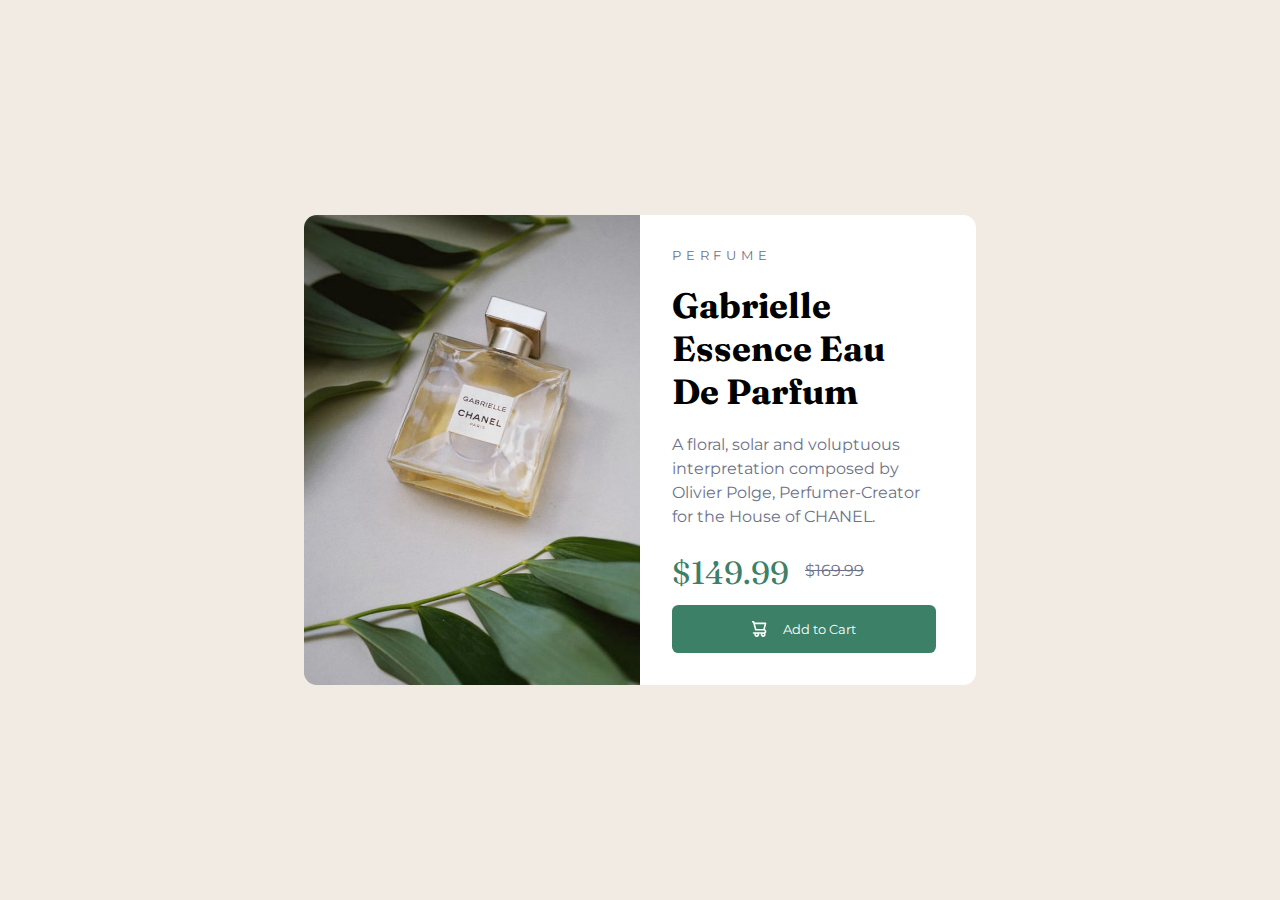
<file: index.html>
<!DOCTYPE html>
<html lang="en">
<head>
    <meta charset="UTF-8">
    <meta http-equiv="X-UA-Compatible" content="IE=edge">
    <meta name="viewport" content="width=device-width, initial-scale=1.0">
    <title>Product preview Card</title>
    <link rel="stylesheet" href="/style.css">
    <link rel="preconnect" href="https://fonts.googleapis.com">
<link rel="preconnect" href="https://fonts.gstatic.com" crossorigin>
<link href="https://fonts.googleapis.com/css2?family=Montserrat:wght@500;700&display=swap" rel="stylesheet">
<link rel="preconnect" href="https://fonts.googleapis.com">
<link rel="preconnect" href="https://fonts.gstatic.com" crossorigin>
<link href="https://fonts.googleapis.com/css2?family=Fraunces:opsz,wght@9..144,700&display=swap" rel="stylesheet">
</head>
<body>
        <div class="all-product">
            <div class="prod-img">
            </div>
            <div class="prod-text">
                <p class="perfume">PERFUME</p>
                <h2 class="gab">Gabrielle <br> Essence Eau <br> De Parfum</h2>
                <p class="description">A floral, solar and voluptuous interpretation composed by <br> Olivier Polge, Perfumer-Creator <br> for the House of CHANEL.</p>
                <div class="price-tag">
                    <p class="price-1">$149.99</p>
                    <p class="price-2">$169.99</p>
                </div>
                <div class="full-btn"></div>
                    <button class="btn"><img src="./images/icon-cart.svg" alt="" ></img> Add to Cart</button>
                
            </div>
            
        </div>

    
</body>
</html>
</file>
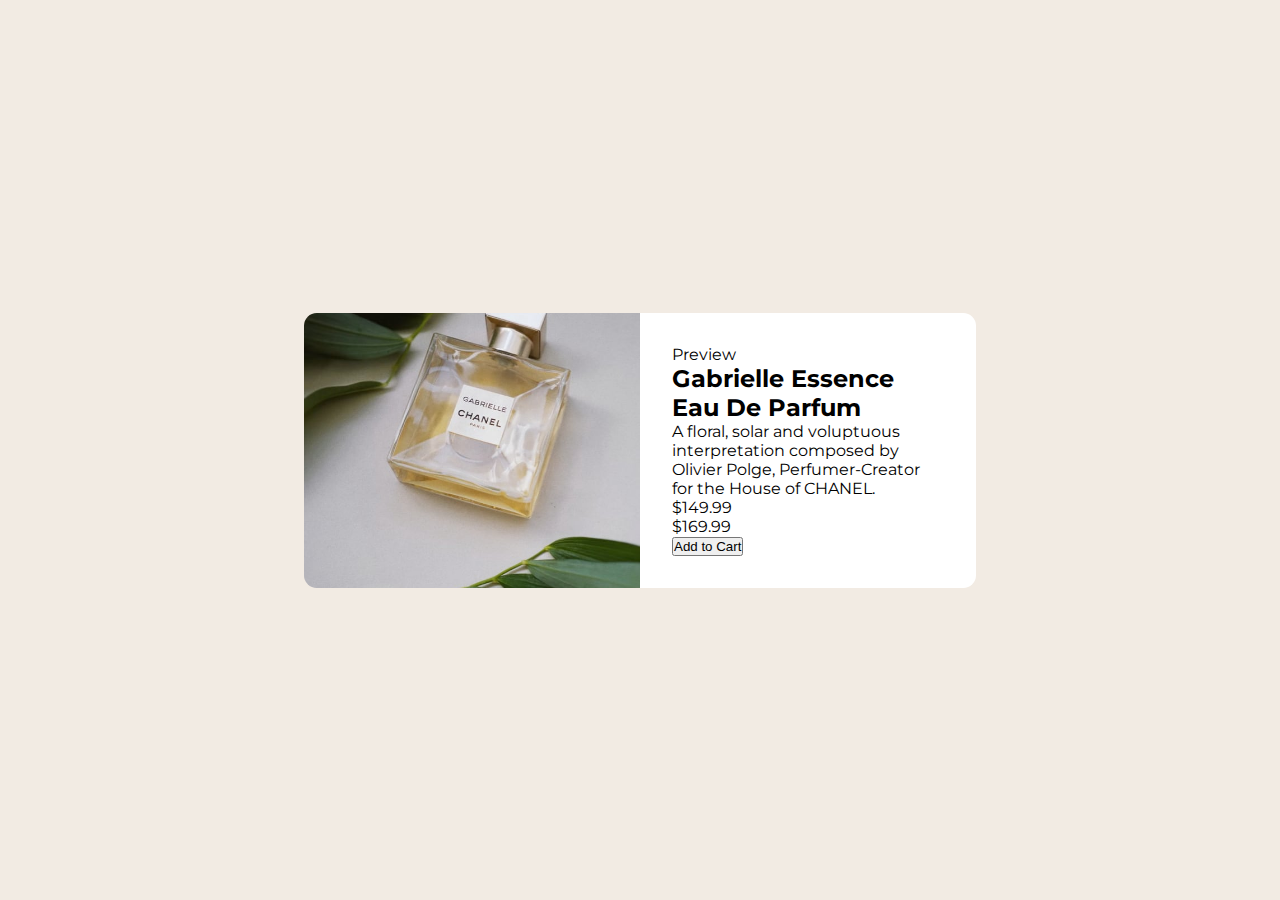
<file: VS code/index.html>
<!DOCTYPE html>
<html lang="en">
<head>
    <meta charset="UTF-8">
    <meta http-equiv="X-UA-Compatible" content="IE=edge">
    <meta name="viewport" content="width=device-width, initial-scale=1.0">
    <title>Product preview Card</title>
    <link rel="stylesheet" href="/style.css">
    <link rel="preconnect" href="https://fonts.googleapis.com">
<link rel="preconnect" href="https://fonts.gstatic.com" crossorigin>
<link href="https://fonts.googleapis.com/css2?family=Montserrat:wght@500;700&display=swap" rel="stylesheet">
</head>
<body>
    <div class="all-product">
        <div class="prod-img"></div>
        <div class="prod-text">
            <p>Preview</p>
            <h2>Gabrielle Essence Eau De Parfum</h2>
            <p>A floral, solar and voluptuous interpretation composed by Olivier Polge, Perfumer-Creator for the House of CHANEL.</p>
            <div class="">
                <p>$149.99 </p>
                <p>$169.99</p>
            </div>
            <button>Add to Cart</button>
        </div>

    </div>
    
</body>
</html>
</file>
<file: style.css>
* {
    margin: 0;
    padding: 0;
    box-sizing: 0;
}

body {
    background: hsl(30, 38%, 92%);
    width: 100%;
    height: 100vh;
    display: flex;
    justify-content: center;
    align-items: center;
    font-family: Montserrat, sans-serif;
}

.all-product {
    display: flex;
}

.prod-img {
    background-image: url(./images/image-product-desktop.jpg);
    width: 21rem;
    background-size: cover;
    background-position: center;
    border-top-left-radius: 0.8rem;
    border-bottom-left-radius: 0.8rem ;
}

.prod-text {
    width: 17rem;
    background: white;
    padding: 2rem;
    border-bottom-right-radius: 0.8rem;
    border-top-right-radius: 0.8rem;
}

.perfume {
    letter-spacing: 0.3rem;
    color: hsl(228, 12%, 48%);  
    font-size: small;
}

.gab{
    padding: 1.3rem 0;
    font-size: 2.2rem;
    font-family: Fraunces, sans-serif;
}

.description {
    line-height: 1.5rem;
    color: hsl(228, 12%, 48%); 
    padding-bottom: 1.5rem;
}

.price-tag {
    display: flex;
    gap: 1rem;
}

.price-1 {
    font-size: 2rem;
    color: hsl(158, 36%, 37%);
    font-family: Fraunces, sans-serif;
}
.price-2 {
    text-decoration-line: line-through;
    padding: 0.5rem 0;
    color: hsl(228, 12%, 48%); 
}

.btn {
    display: flex;
    gap: 1rem;
    padding: 1rem 5rem;
    border-radius: 0.4rem;
    border: 1rem;
    margin-top: 0.8rem;
    background-color: hsl(158, 36%, 37%);
    color: white;
    font-family: Montserrat, sans-serif;
}


@media only screen and (max-width: 600px) {
    .all-product{
        display: flex;
        flex-wrap: wrap;
        width: 40rem;
        height: 100vh;
    }
    .prod-img{
        background-image: url(./images/image-product-mobile.jpg);        
    }
    .prod-text {
        border-top-right-radius: 0;
    }
}
</file>
